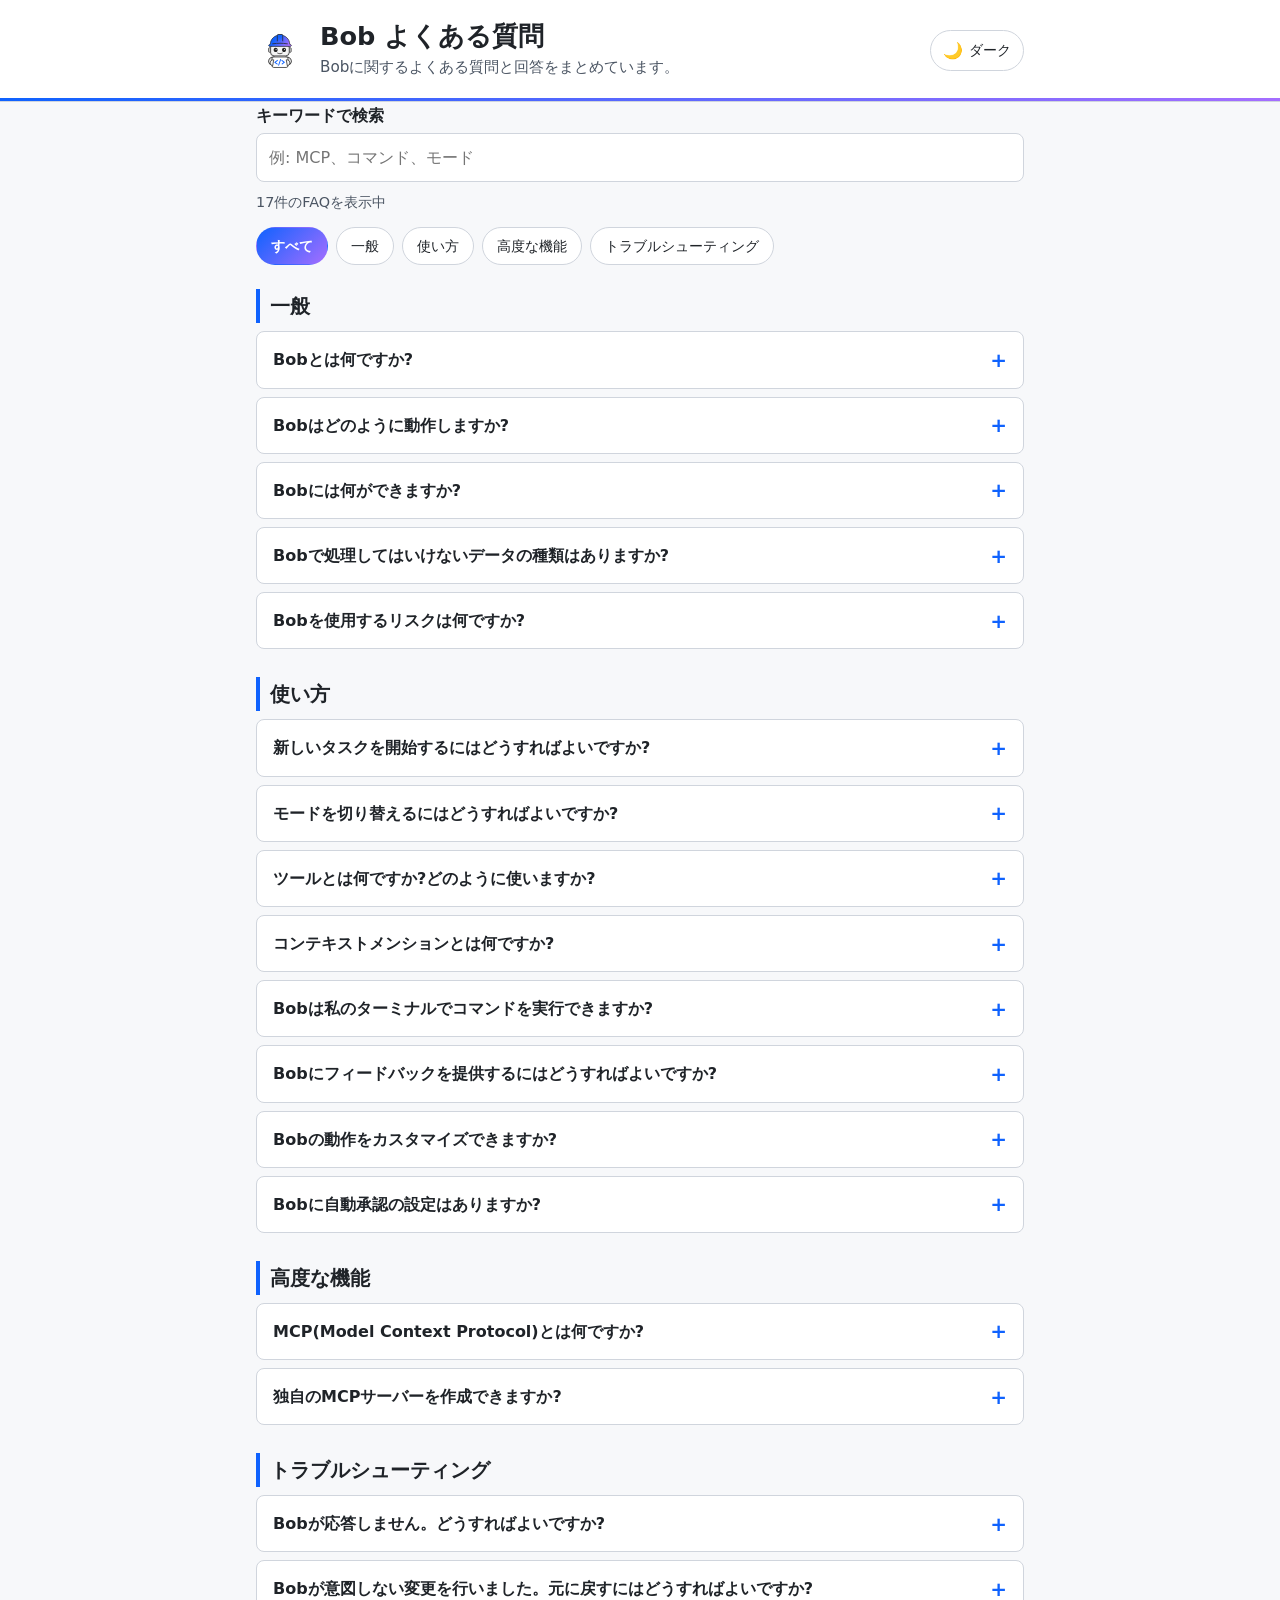
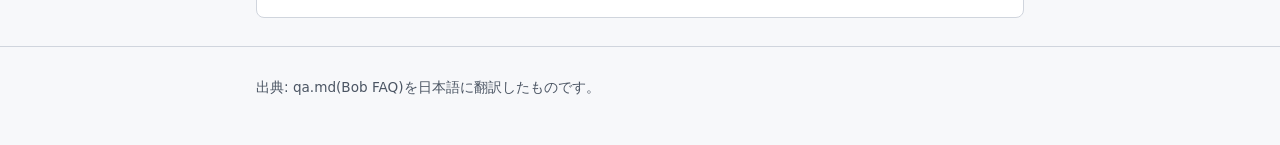
<file: site/index.html>
<!DOCTYPE html>
<html lang="ja">
<head>
  <meta charset="UTF-8">
  <meta name="viewport" content="width=device-width, initial-scale=1">
  <title>Bob よくある質問</title>
  <link rel="stylesheet" href="css/style.css">
</head>
<body>
  <header class="site-header">
    <div class="container header-container">
      <div class="header-main">
        <a href="https://www.ibm.com/products/bob" target="_blank" rel="noopener noreferrer" class="logo-link" aria-label="IBM Bob 公式製品ページ（新しいタブで開く）">
          <img src="bob.svg" alt="Bob ロゴ" class="site-logo" width="48" height="48">
        </a>
        <div class="header-titles">
          <h1>Bob よくある質問</h1>
          <p class="lead">Bobに関するよくある質問と回答をまとめています。</p>
        </div>
      </div>
      <button id="theme-toggle" class="theme-toggle-btn" type="button" aria-label="ダークテーマに切り替える" aria-pressed="false" title="テーマを切り替える">
        <span class="theme-toggle-icon" aria-hidden="true">🌙</span>
        <span class="theme-toggle-text">ダーク</span>
      </button>
    </div>
  </header>

  <main class="container">
    <noscript>
      <p class="notice">このサイトの表示にはJavaScriptが必要です。</p>
    </noscript>

    <section class="controls" aria-label="FAQの検索と絞り込み">
      <label class="search-label" for="search-input">キーワードで検索</label>
      <input id="search-input" class="search-input" type="search" maxlength="100"
             placeholder="例: MCP、コマンド、モード" autocomplete="off">
      <p id="result-count" class="result-count" role="status" aria-live="polite"></p>
      <div id="category-filter" class="category-filter" role="group" aria-label="カテゴリで絞り込み"></div>
    </section>

    <div id="faq-list"></div>
    <p id="no-result" class="notice" role="status" hidden>該当するFAQが見つかりませんでした</p>
    <p id="load-error" class="notice" role="alert" hidden>FAQデータを読み込めませんでした</p>
  </main>

  <footer class="site-footer">
    <div class="container">
      <p>出典: qa.md(Bob FAQ)を日本語に翻訳したものです。</p>
    </div>
  </footer>

  <script src="js/faq-data.js"></script>
  <script src="js/app.js"></script>
</body>
</html>
</file>
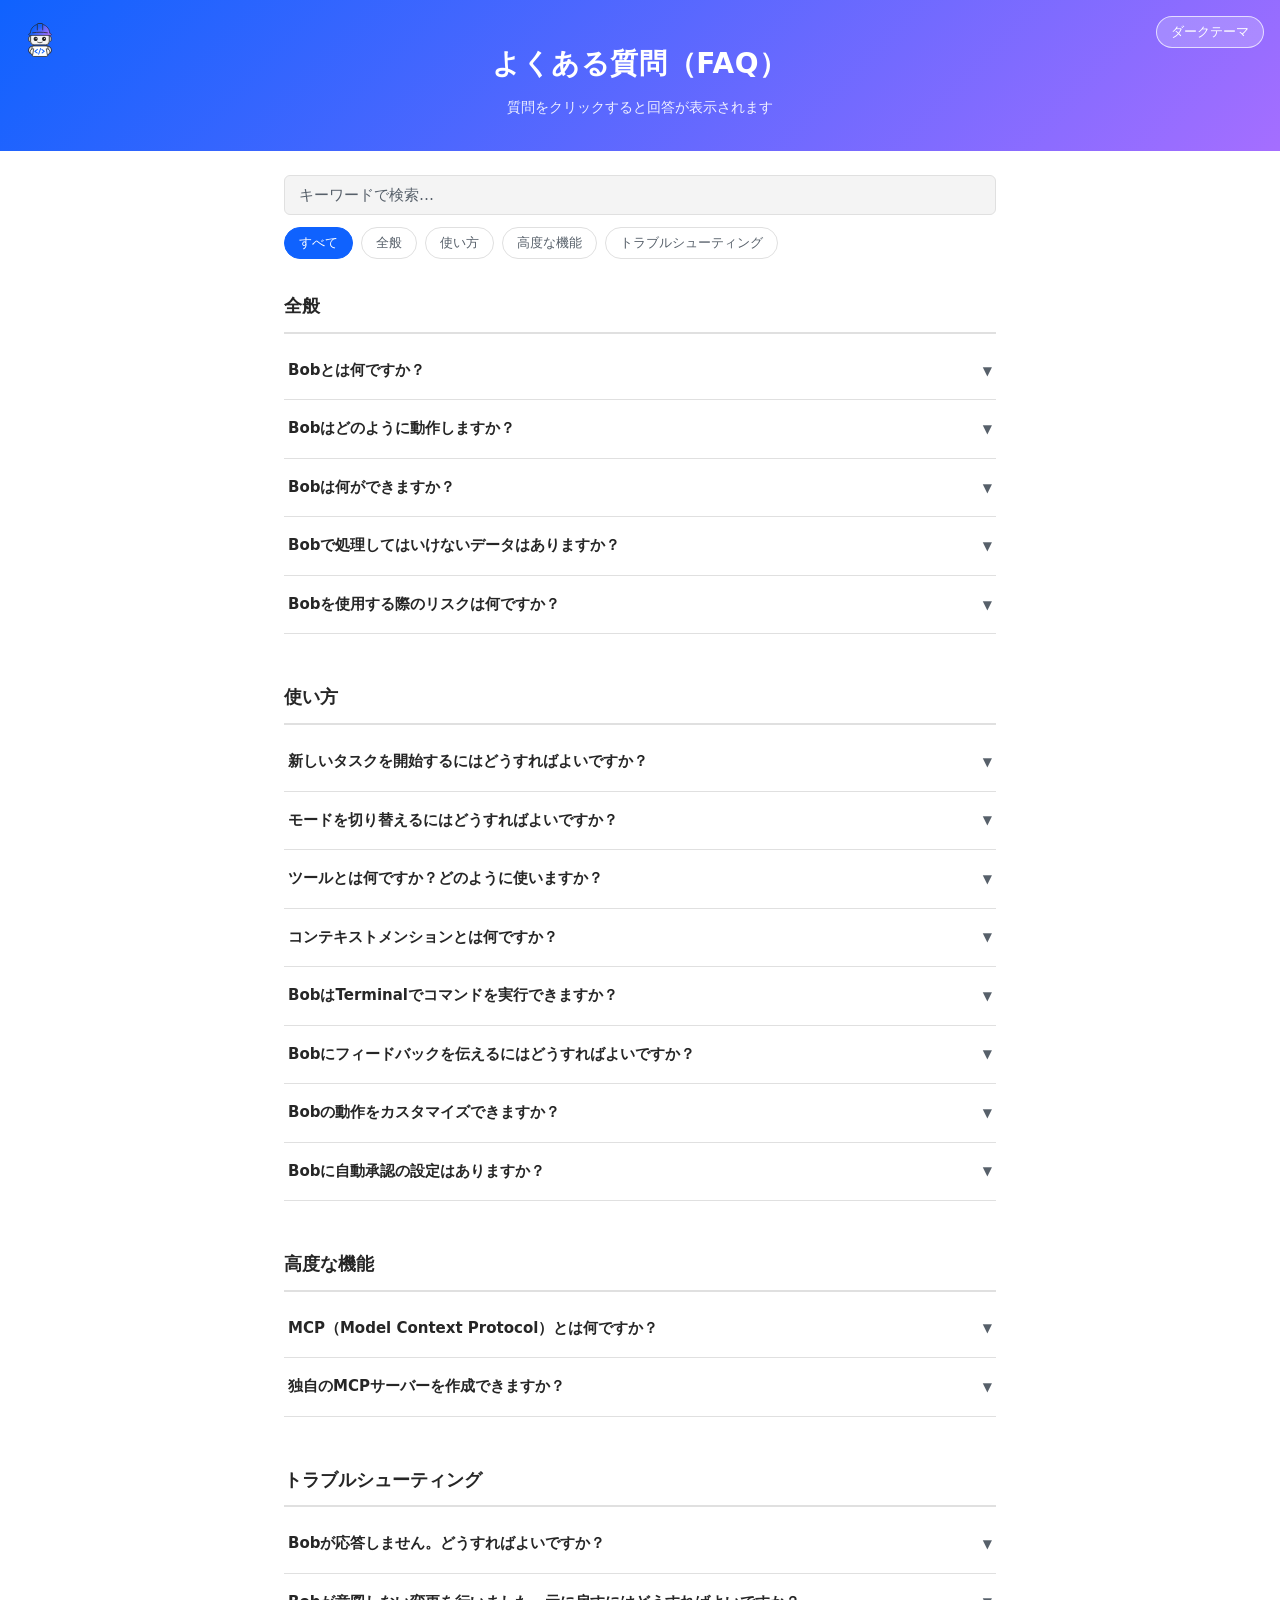
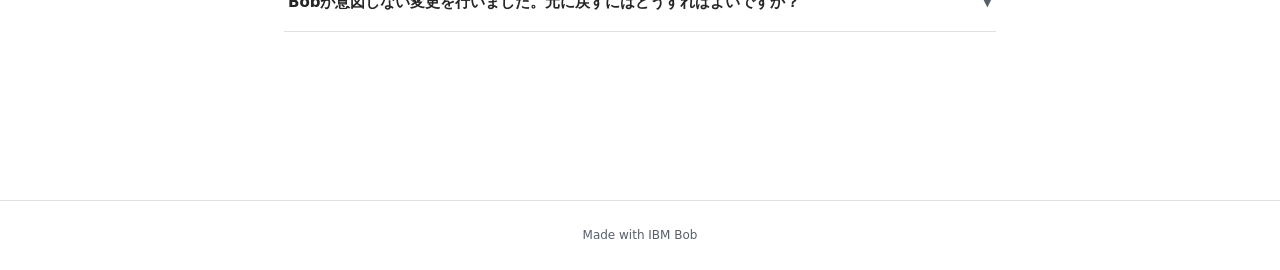
<file: faq.html>
<!DOCTYPE html>
<html lang="ja">
<head>
  <meta charset="UTF-8">
  <meta name="viewport" content="width=device-width, initial-scale=1.0">
  <title>よくある質問（FAQ）</title>
  <script>
    (function() {
      var theme = null;
      try {
        var saved = localStorage.getItem('theme');
        if (saved === 'light' || saved === 'dark') { theme = saved; }
      } catch (e) {}
      if (theme === null) {
        theme = (window.matchMedia && window.matchMedia('(prefers-color-scheme: dark)').matches) ? 'dark' : 'light';
      }
      document.documentElement.setAttribute('data-theme', theme);
    })();
  </script>
  <style>
    :root {
      --bg: #ffffff;
      --text: #262626;
      --muted: #57606a;
      --border: #e0e0e0;
      --surface: #f4f4f4;
      --accent: #0f62fe;
      --on-accent: #ffffff;
    }

    [data-theme="dark"] {
      --bg: #161616;
      --text: #f4f4f4;
      --muted: #c6c6c6;
      --border: #393939;
      --surface: #262626;
      --accent: #4589ff;
      --on-accent: #161616;
    }

    *, *::before, *::after {
      box-sizing: border-box;
      margin: 0;
      padding: 0;
    }

    body {
      font-family: -apple-system, "Segoe UI", system-ui, sans-serif;
      font-size: 15px;
      line-height: 1.7;
      color: var(--text);
      background: var(--bg);
    }

    :focus-visible {
      outline: 2px solid var(--accent);
      outline-offset: 2px;
    }

    .page-header {
      position: relative;
      background: linear-gradient(135deg, #0f62fe, #a56eff);
      color: #ffffff;
      padding: 40px 88px 32px;
      text-align: center;
    }

    .logo-link {
      position: absolute;
      top: 16px;
      left: 16px;
      display: block;
      width: 48px;
      height: 48px;
    }

    .logo-link img {
      display: block;
      width: 48px;
      height: 48px;
    }

    .logo-link:focus-visible,
    .theme-toggle:focus-visible {
      outline-color: #ffffff;
    }

    .theme-toggle {
      position: absolute;
      top: 16px;
      right: 16px;
      padding: 6px 14px;
      font-size: 13px;
      font-family: inherit;
      color: #ffffff;
      background: rgba(255, 255, 255, 0.2);
      border: 1px solid rgba(255, 255, 255, 0.7);
      border-radius: 20px;
      cursor: pointer;
    }

    .theme-toggle:hover {
      background: rgba(255, 255, 255, 0.35);
    }

    .page-header h1 {
      font-size: 28px;
      font-weight: 700;
      letter-spacing: 0.02em;
    }

    .page-header p {
      margin-top: 8px;
      font-size: 14px;
      color: rgba(255, 255, 255, 0.9);
    }

    .controls {
      max-width: 760px;
      margin: 0 auto;
      padding: 24px 24px 0;
    }

    .search-box {
      width: 100%;
      padding: 10px 14px;
      font-size: 15px;
      font-family: inherit;
      border: 1px solid var(--border);
      border-radius: 6px;
      outline: none;
      color: var(--text);
      background: var(--surface);
    }

    .search-box:focus {
      border-color: var(--accent);
      background: var(--bg);
    }

    .search-box::placeholder {
      color: var(--muted);
    }

    .category-filters {
      display: flex;
      flex-wrap: wrap;
      gap: 8px;
      margin-top: 12px;
    }

    .filter-btn {
      padding: 6px 14px;
      font-size: 13px;
      font-family: inherit;
      border: 1px solid var(--border);
      border-radius: 20px;
      background: var(--bg);
      color: var(--muted);
      cursor: pointer;
    }

    .filter-btn:hover {
      border-color: var(--accent);
      color: var(--accent);
    }

    .filter-btn.active {
      background: var(--accent);
      border-color: var(--accent);
      color: var(--on-accent);
    }

    .container {
      max-width: 760px;
      margin: 0 auto;
      padding: 32px 24px 80px;
    }

    .category {
      margin-bottom: 48px;
    }

    .category-title {
      font-size: 18px;
      font-weight: 700;
      color: var(--text);
      padding-bottom: 10px;
      border-bottom: 2px solid var(--border);
      margin-bottom: 8px;
    }

    .faq-item {
      border-bottom: 1px solid var(--border);
    }

    .faq-question {
      display: flex;
      justify-content: space-between;
      align-items: center;
      padding: 16px 4px;
      cursor: pointer;
      user-select: none;
      font-weight: 600;
      font-size: 15px;
      color: var(--text);
      gap: 12px;
    }

    .faq-question:hover {
      color: var(--accent);
    }

    .faq-icon {
      flex-shrink: 0;
      font-size: 12px;
      color: var(--muted);
      transition: transform 0.2s ease;
    }

    .faq-item.open .faq-icon {
      transform: rotate(180deg);
    }

    .faq-answer {
      display: none;
      padding: 0 4px 20px;
      color: var(--muted);
      font-size: 14px;
    }

    .faq-item.open .faq-answer {
      display: block;
    }

    .faq-answer ul {
      padding-left: 20px;
      margin-top: 6px;
    }

    .faq-answer li {
      margin-bottom: 4px;
    }

    .faq-answer strong {
      color: var(--text);
    }

    .no-results {
      display: none;
      text-align: center;
      padding: 48px 24px;
      color: var(--muted);
      font-size: 15px;
    }

    .page-footer {
      text-align: center;
      font-size: 12px;
      color: var(--muted);
      padding: 24px;
      border-top: 1px solid var(--border);
      margin-top: 40px;
    }

    @media (max-width: 480px) {
      .page-header {
        padding: 72px 16px 28px;
      }
    }
  </style>
</head>
<body>

  <header class="page-header">
    <a class="logo-link" href="https://www.ibm.com/products/bob" target="_blank" rel="noopener noreferrer"><img src="[data-uri]" alt="IBM Bob"></a>
    <button type="button" class="theme-toggle" id="theme-toggle" aria-label="テーマを切り替え"></button>
    <h1>よくある質問（FAQ）</h1>
    <p>質問をクリックすると回答が表示されます</p>
  </header>

  <div class="controls">
    <input
      type="text"
      id="search-input"
      class="search-box"
      placeholder="キーワードで検索…"
      aria-label="FAQを検索"
    >
    <div class="category-filters" id="category-filters">
      <button class="filter-btn active" data-category="all">すべて</button>
      <button class="filter-btn" data-category="general">全般</button>
      <button class="filter-btn" data-category="usage">使い方</button>
      <button class="filter-btn" data-category="advanced">高度な機能</button>
      <button class="filter-btn" data-category="troubleshooting">トラブルシューティング</button>
    </div>
  </div>

  <main class="container">

    <!-- 全般 -->
    <section class="category" data-category="general">
      <h2 class="category-title">全般</h2>

      <div class="faq-item">
        <div class="faq-question">Bobとは何ですか？<span class="faq-icon">▼</span></div>
        <div class="faq-answer">BobはAIを活用したコーディングアシスタントです。コードの記述、既存コードのリファクタリング、さまざまなタスクの実行をサポートします。カスタムモードや独自の指示を追加することで、Bobの機能を拡張することもできます。</div>
      </div>

      <div class="faq-item">
        <div class="faq-question">Bobはどのように動作しますか？<span class="faq-icon">▼</span></div>
        <div class="faq-answer">
          Bobは大規模言語モデル（LLM）を使用して、あなたのリクエストを理解し、アクションに変換します。具体的には以下のことができます。
          <ul>
            <li>プロジェクト内のファイルの読み書き</li>
            <li>ターミナルでのコマンド実行</li>
            <li>インターネットの閲覧（有効化している場合）</li>
            <li>Model Context Protocol（MCP）を通じた外部ツールの利用</li>
          </ul>
          チャットインターフェースを通じてBobに指示を出し、Bobが提案したアクションを確認・承認することで操作します。
        </div>
      </div>

      <div class="faq-item">
        <div class="faq-question">Bobは何ができますか？<span class="faq-icon">▼</span></div>
        <div class="faq-answer">
          Bobはさまざまなコーディングタスクを支援します。
          <ul>
            <li>自然言語の説明からコードを生成する</li>
            <li>既存コードをリファクタリングする</li>
            <li>バグを修正する</li>
            <li>ドキュメントを作成する</li>
            <li>コードを解説する</li>
            <li>コードベースに関する質問に回答する</li>
            <li>繰り返し作業を自動化する</li>
            <li>新しいファイルやプロジェクトを作成する</li>
          </ul>
        </div>
      </div>

      <div class="faq-item">
        <div class="faq-question">Bobで処理してはいけないデータはありますか？<span class="faq-icon">▼</span></div>
        <div class="faq-answer">
          以下のデータ種別はBobで処理しないでください。
          <ul>
            <li>SPI（機密個人情報）</li>
            <li>PHI（個人健康情報）</li>
            <li>輸出規制対象データ（ITAR、APP 等）</li>
            <li>規制対象の金融データ（銀行口座番号、PAN、非公開財務情報）</li>
          </ul>
        </div>
      </div>

      <div class="faq-item">
        <div class="faq-question">Bobを使用する際のリスクは何ですか？<span class="faq-icon">▼</span></div>
        <div class="faq-answer">
          Bobは強力なツールです。責任を持って使用することが重要です。以下の点にご注意ください。
          <ul>
            <li><strong>Bobは誤りを犯すことがあります。</strong>承認する前に、Bobが提案した変更を必ず慎重に確認してください。</li>
            <li><strong>Bobはコマンドを実行できます。</strong>特に自動承認を使用している場合は、コマンドの実行依頼に十分注意してください。</li>
          </ul>
        </div>
      </div>
    </section>

    <!-- 使い方 -->
    <section class="category" data-category="usage">
      <h2 class="category-title">使い方</h2>

      <div class="faq-item">
        <div class="faq-question">新しいタスクを開始するにはどうすればよいですか？<span class="faq-icon">▼</span></div>
        <div class="faq-answer">Bobパネルを開き、チャットボックスにタスクを入力します。Bobに実行させたい内容を明確かつ具体的に記述してください。</div>
      </div>

      <div class="faq-item">
        <div class="faq-question">モードを切り替えるにはどうすればよいですか？<span class="faq-icon">▼</span></div>
        <div class="faq-answer">チャット入力エリアのドロップダウンメニューから別のモードを選択するか、<code>/</code> コマンドを使用して特定のモードに切り替えます。</div>
      </div>

      <div class="faq-item">
        <div class="faq-question">ツールとは何ですか？どのように使いますか？<span class="faq-icon">▼</span></div>
        <div class="faq-answer">ツールはBobがあなたのシステムと対話するための機能です。Bobはタスクを完了するために適切なツールを自動的に選択して使用します。ツールを直接呼び出す必要はありません。各ツールの使用時には、承認または拒否するよう求められます。</div>
      </div>

      <div class="faq-item">
        <div class="faq-question">コンテキストメンションとは何ですか？<span class="faq-icon">▼</span></div>
        <div class="faq-answer">コンテキストメンションは、ファイル、フォルダ、問題などのプロジェクト情報をBobに伝える方法です。<code>@</code> 記号に続けてメンションしたいアイテムを入力します（例：<code>@/src/file.ts</code>、<code>@problems</code>）。</div>
      </div>

      <div class="faq-item">
        <div class="faq-question">BobはTerminalでコマンドを実行できますか？<span class="faq-icon">▼</span></div>
        <div class="faq-answer">はい、Bobはコマンドを実行できます。コマンドの自動承認を有効にしていない限り、各コマンドの実行前に承認を求められます。コマンドの自動承認には十分注意してください。</div>
      </div>

      <div class="faq-item">
        <div class="faq-question">Bobにフィードバックを伝えるにはどうすればよいですか？<span class="faq-icon">▼</span></div>
        <div class="faq-answer">Bobが提案したアクションを承認または拒否することでフィードバックできます。フィードバックフィールドを使用して追加のコメントを入力することもできます。</div>
      </div>

      <div class="faq-item">
        <div class="faq-question">Bobの動作をカスタマイズできますか？<span class="faq-icon">▼</span></div>
        <div class="faq-answer">
          はい、いくつかの方法でBobをカスタマイズできます。
          <ul>
            <li><strong>カスタム指示：</strong>全モード共通の指示、またはモード固有の指示を設定できます。</li>
            <li><strong>カスタムモード：</strong>独自のプロンプトとツール権限を持つモードを作成できます。</li>
            <li><strong>Bobルール：</strong>プロジェクトルートの <code>.bob/rules/</code> フォルダにMarkdownのルールファイルを作成して追加ガイドラインを設定できます。</li>
            <li><strong>設定：</strong>自動承認、差分編集など、さまざまな設定を調整できます。</li>
          </ul>
        </div>
      </div>

      <div class="faq-item">
        <div class="faq-question">Bobに自動承認の設定はありますか？<span class="faq-icon">▼</span></div>
        <div class="faq-answer">はい、有効にするとアクションを自動的に承認するいくつかの設定があります。</div>
      </div>
    </section>

    <!-- 高度な機能 -->
    <section class="category" data-category="advanced">
      <h2 class="category-title">高度な機能</h2>

      <div class="faq-item">
        <div class="faq-question">MCP（Model Context Protocol）とは何ですか？<span class="faq-icon">▼</span></div>
        <div class="faq-answer">MCPはBobが外部サーバーと通信するためのプロトコルです。カスタムツールやリソースを使ってBobの機能を拡張することができます。</div>
      </div>

      <div class="faq-item">
        <div class="faq-question">独自のMCPサーバーを作成できますか？<span class="faq-icon">▼</span></div>
        <div class="faq-answer">はい、独自のMCPサーバーを作成してBobにカスタム機能を追加することができます。</div>
      </div>
    </section>

    <!-- トラブルシューティング -->
    <section class="category" data-category="troubleshooting">
      <h2 class="category-title">トラブルシューティング</h2>

      <div class="faq-item">
        <div class="faq-question">Bobが応答しません。どうすればよいですか？<span class="faq-icon">▼</span></div>
        <div class="faq-answer">
          <ul>
            <li>APIキーが正しく、期限切れになっていないことを確認してください。</li>
            <li>インターネット接続を確認してください。</li>
            <li>VS Codeを再起動してみてください。</li>
          </ul>
        </div>
      </div>

      <div class="faq-item">
        <div class="faq-question">Bobが意図しない変更を行いました。元に戻すにはどうすればよいですか？<span class="faq-icon">▼</span></div>
        <div class="faq-answer">BobはVS Codeの組み込みファイル編集機能を使用しています。標準の「元に戻す」コマンド（Ctrl/Cmd + Z）で変更を取り消すことができます。また、チェックポイントを使用してファイルに加えられた変更を元に戻すこともできます。</div>
      </div>
    </section>

    <p class="no-results" id="no-results">該当する項目が見つかりませんでした。</p>

  </main>

  <footer class="page-footer">
    Made with IBM Bob
  </footer>

  <script>
    var themeToggle = document.getElementById('theme-toggle');

    function updateThemeToggle() {
      var isDark = document.documentElement.getAttribute('data-theme') === 'dark';
      themeToggle.textContent = isDark ? 'ライトテーマ' : 'ダークテーマ';
    }

    themeToggle.addEventListener('click', function() {
      var next = document.documentElement.getAttribute('data-theme') === 'dark' ? 'light' : 'dark';
      document.documentElement.setAttribute('data-theme', next);
      try { localStorage.setItem('theme', next); } catch (e) {}
      updateThemeToggle();
    });

    updateThemeToggle();

    var searchInput = document.getElementById('search-input');
    var noResults = document.getElementById('no-results');
    var filterButtons = document.querySelectorAll('.filter-btn');
    var categories = document.querySelectorAll('.category');
    var activeCategory = 'all';

    function normalize(text) {
      return text.toLowerCase();
    }

    function applyFilters() {
      var keyword = normalize(searchInput.value);
      var totalVisible = 0;

      categories.forEach(function(section) {
        var cat = section.getAttribute('data-category');
        var categoryMatch = (activeCategory === 'all' || activeCategory === cat);

        if (!categoryMatch) {
          section.style.display = 'none';
          return;
        }

        var items = section.querySelectorAll('.faq-item');
        var visibleInSection = 0;

        items.forEach(function(item) {
          if (keyword === '') {
            item.style.display = '';
            visibleInSection++;
          } else {
            var questionText = normalize(item.querySelector('.faq-question').textContent);
            var answerText = normalize(item.querySelector('.faq-answer').textContent);
            if (questionText.indexOf(keyword) !== -1 || answerText.indexOf(keyword) !== -1) {
              item.style.display = '';
              visibleInSection++;
            } else {
              item.style.display = 'none';
            }
          }
        });

        section.style.display = visibleInSection > 0 ? '' : 'none';
        totalVisible += visibleInSection;
      });

      noResults.style.display = totalVisible === 0 ? 'block' : 'none';
    }

    searchInput.addEventListener('input', applyFilters);

    filterButtons.forEach(function(btn) {
      btn.addEventListener('click', function() {
        filterButtons.forEach(function(b) { b.classList.remove('active'); });
        btn.classList.add('active');
        activeCategory = btn.getAttribute('data-category');
        applyFilters();
      });
    });

    document.querySelectorAll('.faq-question').forEach(function(question) {
      question.addEventListener('click', function() {
        var item = this.closest('.faq-item');
        item.classList.toggle('open');
      });
    });
  </script>

</body>
</html>
</file>
<file: site/css/style.css>
:root {
  --bg: #f7f8fa;
  --surface: #ffffff;
  --surface-hover: #edf5ff;
  --border: #d0d5dd;
  --text: #1f2328;
  --muted: #4b5563;
  --accent: #0f62fe;
  --accent-purple: #a56eff;
  --accent-gradient: linear-gradient(135deg, #0f62fe 0%, #a56eff 100%);
  --accent-bg: #edf5ff;
  --code-bg: #eef0f3;
  --radius: 8px;
}

[data-theme="dark"] {
  --bg: #121619;
  --surface: #1e2227;
  --surface-hover: #282d34;
  --border: #39414a;
  --text: #f4f4f4;
  --muted: #a2a9b3;
  --accent: #4589ff;
  --accent-purple: #be95ff;
  --accent-gradient: linear-gradient(135deg, #4589ff 0%, #be95ff 100%);
  --accent-bg: #1a273b;
  --code-bg: #282d34;
}

* {
  box-sizing: border-box;
}

body {
  margin: 0;
  background: var(--bg);
  color: var(--text);
  font-family: -apple-system, BlinkMacSystemFont, "Hiragino Kaku Gothic ProN", "Hiragino Sans",
    "Yu Gothic UI", "Meiryo", "Segoe UI", system-ui, sans-serif;
  font-size: 16px;
  line-height: 1.7;
  transition: background-color 0.2s ease, color 0.2s ease;
}

.container {
  max-width: 800px;
  margin: 0 auto;
  padding: 0 16px;
}

.site-header {
  position: relative;
  background: var(--surface);
  border-bottom: 1px solid var(--border);
  padding: 20px 0;
  transition: background-color 0.2s ease, border-color 0.2s ease;
}

.site-header::after {
  content: "";
  position: absolute;
  bottom: 0;
  left: 0;
  right: 0;
  height: 3px;
  background: var(--accent-gradient);
}

.header-container {
  display: flex;
  align-items: center;
  justify-content: space-between;
  gap: 16px;
}

.header-main {
  display: flex;
  align-items: center;
  gap: 16px;
}

.logo-link {
  display: flex;
  align-items: center;
  text-decoration: none;
  border-radius: var(--radius);
  transition: opacity 0.2s ease, transform 0.2s ease;
}

.logo-link:hover {
  opacity: 0.85;
  transform: scale(1.04);
}

.logo-link:focus-visible {
  outline: 3px solid var(--accent);
  outline-offset: 2px;
}

.site-logo {
  display: block;
  width: 48px;
  height: 48px;
  object-fit: contain;
}

.header-titles {
  display: flex;
  flex-direction: column;
}

.site-header h1 {
  margin: 0 0 2px;
  font-size: 1.6rem;
  line-height: 1.3;
}

.lead {
  margin: 0;
  color: var(--muted);
  font-size: 0.95rem;
}

/* テーマ切り替えボタン */
.theme-toggle-btn {
  display: inline-flex;
  align-items: center;
  gap: 6px;
  padding: 8px 12px;
  border: 1px solid var(--border);
  border-radius: 999px;
  background: var(--surface);
  color: var(--text);
  font: inherit;
  font-size: 0.85rem;
  font-weight: 500;
  cursor: pointer;
  white-space: nowrap;
  transition: background-color 0.2s ease, border-color 0.2s ease, color 0.2s ease;
}

.theme-toggle-btn:hover {
  background: var(--surface-hover);
  border-color: var(--accent);
}

.theme-toggle-icon {
  font-size: 1rem;
  line-height: 1;
}

main {
  padding-top: 24px;
  padding-bottom: 32px;
}

/* 検索・絞り込み */
.search-label {
  display: block;
  margin-bottom: 4px;
  font-weight: 600;
}

.search-input {
  width: 100%;
  padding: 10px 12px;
  border: 1px solid var(--border);
  border-radius: var(--radius);
  background: var(--surface);
  color: var(--text);
  font: inherit;
  transition: background-color 0.2s ease, border-color 0.2s ease, color 0.2s ease;
}

.result-count {
  margin: 8px 0 12px;
  color: var(--muted);
  font-size: 0.9rem;
}

.category-filter {
  display: flex;
  flex-wrap: wrap;
  gap: 8px;
  margin-bottom: 24px;
}

.category-btn {
  padding: 6px 14px;
  border: 1px solid var(--border);
  border-radius: 999px;
  background: var(--surface);
  color: var(--text);
  font: inherit;
  font-size: 0.9rem;
  cursor: pointer;
  transition: background-color 0.2s ease, border-color 0.2s ease, color 0.2s ease;
}

.category-btn:hover {
  background: var(--surface-hover);
}

.category-btn[aria-pressed="true"] {
  border-color: transparent;
  background: var(--accent-gradient);
  color: #ffffff;
  font-weight: 600;
}

/* FAQ一覧 */
.faq-section {
  margin-bottom: 28px;
}

.faq-section h2 {
  margin: 0 0 8px;
  padding-left: 10px;
  border-left: 4px solid var(--accent);
  font-size: 1.25rem;
}

.faq-item {
  margin-bottom: 8px;
  border: 1px solid var(--border);
  border-radius: var(--radius);
  background: var(--surface);
  transition: background-color 0.2s ease, border-color 0.2s ease;
}

.faq-question {
  margin: 0;
  font-size: 1rem;
}

.faq-toggle {
  display: flex;
  align-items: center;
  justify-content: space-between;
  gap: 12px;
  width: 100%;
  padding: 14px 16px;
  border: 0;
  border-radius: var(--radius);
  background: transparent;
  color: var(--text);
  font: inherit;
  font-weight: 600;
  text-align: left;
  cursor: pointer;
  transition: background-color 0.2s ease;
}

.faq-toggle:hover {
  background: var(--surface-hover);
}

.faq-toggle::after {
  content: "+";
  flex: none;
  font-size: 1.25rem;
  line-height: 1;
  color: var(--accent);
  font-weight: bold;
}

.faq-toggle[aria-expanded="true"]::after {
  content: "\2212";
}

.faq-answer {
  padding: 0 16px 14px;
}

.faq-answer[hidden] {
  display: none;
}

.faq-answer p {
  margin: 0 0 8px;
}

.faq-answer ul {
  margin: 0 0 8px;
  padding-left: 1.5em;
}

.faq-answer code {
  padding: 2px 6px;
  border-radius: 4px;
  background: var(--code-bg);
  font-family: ui-monospace, SFMono-Regular, Menlo, Consolas, monospace;
  font-size: 0.9em;
}

.notice {
  padding: 16px;
  border: 1px solid var(--border);
  border-radius: var(--radius);
  background: var(--surface);
  text-align: center;
}

.notice[hidden] {
  display: none;
}

.site-footer {
  padding: 16px 0 32px;
  color: var(--muted);
  font-size: 0.85rem;
  border-top: 1px solid var(--border);
}

/* フォーカス表示 */
.search-input:focus-visible,
.category-btn:focus-visible,
.faq-toggle:focus-visible,
.theme-toggle-btn:focus-visible {
  outline: 3px solid var(--accent);
  outline-offset: 2px;
}

/* スマホ幅 */
@media (max-width: 767px) {
  .header-container {
    flex-direction: column;
    align-items: flex-start;
    gap: 12px;
  }

  .header-main {
    width: 100%;
  }

  .site-header h1 {
    font-size: 1.35rem;
  }

  .theme-toggle-btn {
    align-self: flex-end;
  }

  .faq-toggle {
    padding: 12px;
  }

  .faq-answer {
    padding: 0 12px 12px;
  }
}

@media (prefers-reduced-motion: reduce) {
  * {
    animation: none !important;
    transition: none !important;
    scroll-behavior: auto !important;
  }
}
</file>
